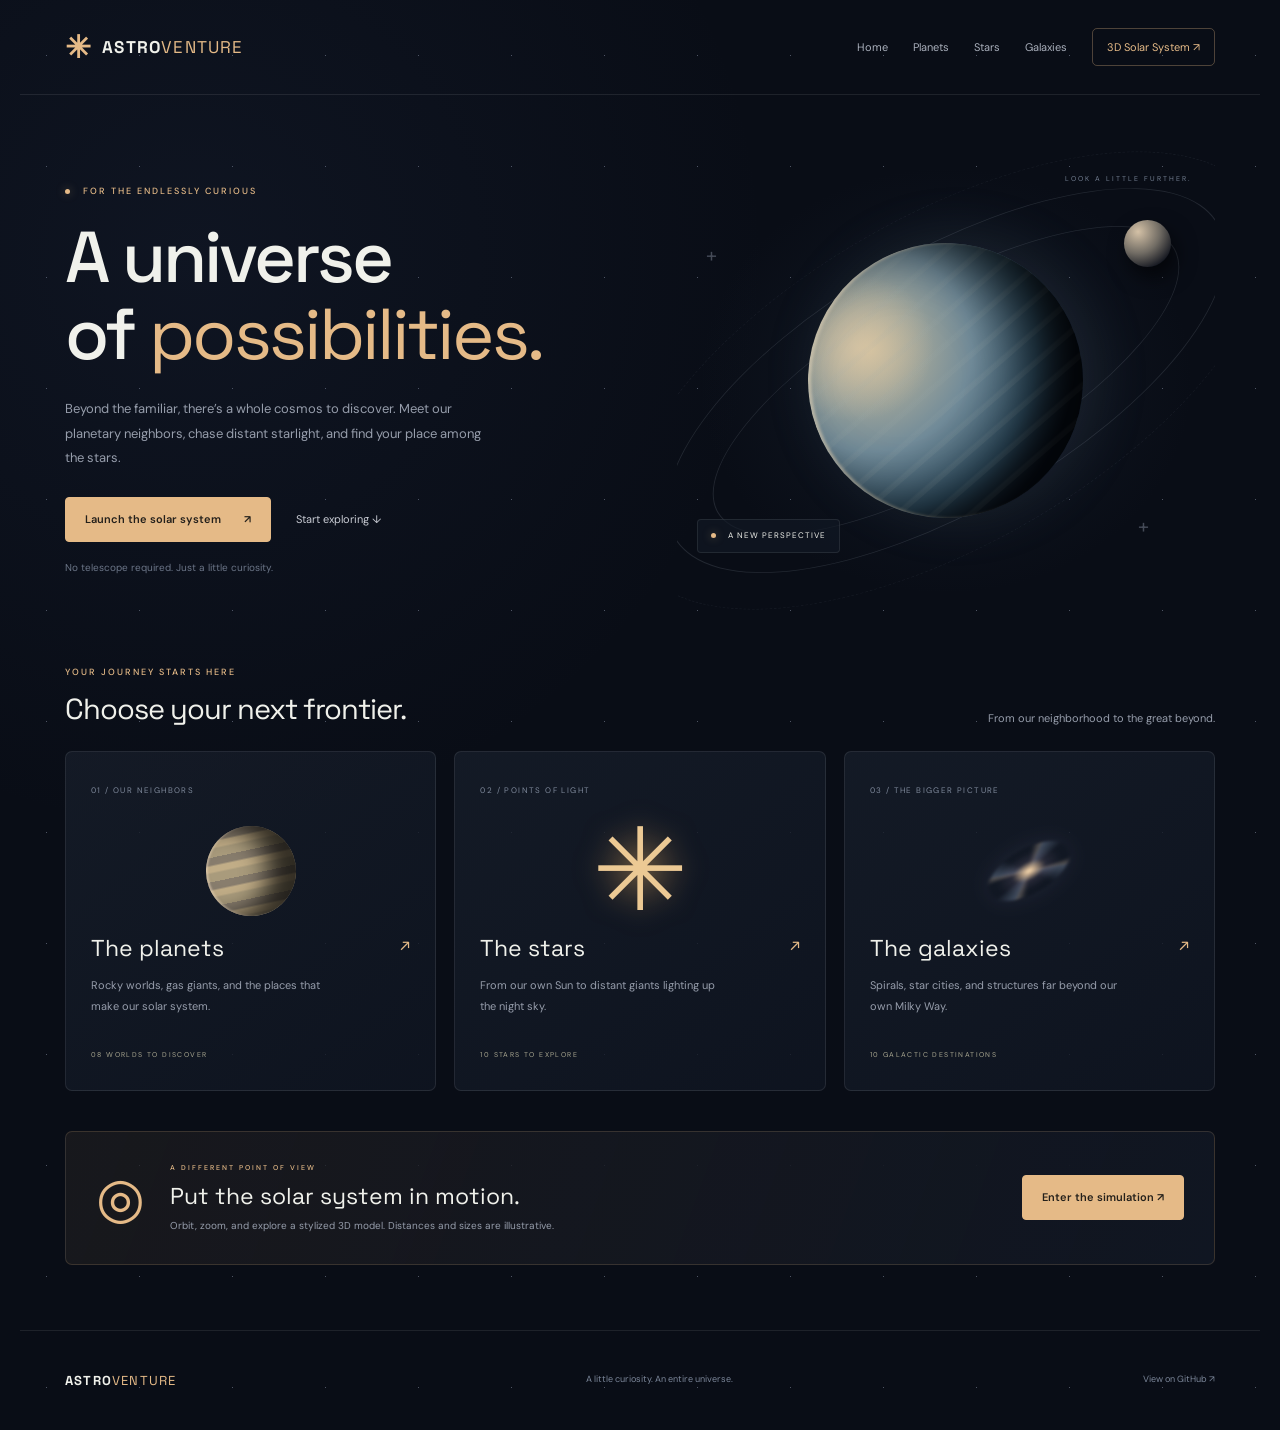
<file: index.html>
<!doctype html><html lang="en"><head><meta charset="utf-8"><meta name="viewport" content="width=device-width,initial-scale=1"><meta name="theme-color" content="#090d16"><meta name="description" content="Discover planets, stars and galaxies, and explore an interactive 3D solar system."><title>Explore the universe · AstroVenture</title><link rel="stylesheet" href="site.css"></head><body><a class="skip" href="#main">Skip to content</a><header class="site-header"><a class="brand" href="./"><span aria-hidden="true">✳</span> ASTRO<span>VENTURE</span></a><nav aria-label="Main navigation"><a href="index.html">Home</a><a href="planets.html">Planets</a><a href="stars.html">Stars</a><a href="galaxies.html">Galaxies</a><a class="nav-sim" href="solarsystem.html">3D Solar System <span aria-hidden="true">↗</span></a></nav></header><main id="main"><section class="home-hero"><div class="hero-copy"><p class="eyebrow"><span class="live-dot"></span> FOR THE ENDLESSLY CURIOUS</p><h1>A universe<br>of <em>possibilities.</em></h1><p class="hero-description">Beyond the familiar, there’s a whole cosmos to discover. Meet our planetary neighbors, chase distant starlight, and find your place among the stars.</p><div class="hero-actions"><a class="primary" href="solarsystem.html">Launch the solar system <span aria-hidden="true">↗</span></a><a class="text-link" href="#discover">Start exploring ↓</a></div><p class="hero-small">No telescope required. Just a little curiosity.</p></div><div class="cosmos-art" role="img" aria-label="Stylized planetary illustration with orbital rings"><div class="orbit orbit-a"></div><div class="orbit orbit-b"></div><div class="orbit orbit-c"></div><div class="hero-planet"></div><span class="moon-art"></span><span class="art-cross cross-one">+</span><span class="art-cross cross-two">+</span><div class="art-label"><span class="live-dot"></span> A NEW PERSPECTIVE</div><p class="art-note">LOOK A LITTLE FURTHER.</p></div></section><section id="discover" class="discover"><div class="section-heading"><div><p class="eyebrow">YOUR JOURNEY STARTS HERE</p><h2>Choose your next frontier.</h2></div><p>From our neighborhood to the great beyond.</p></div><div class="destination-grid"><a class="destination" href="planets.html"><span class="destination-number">01 / OUR NEIGHBORS</span><div class="destination-art mini-planet" aria-hidden="true"></div><h3>The planets <span>↗</span></h3><p>Rocky worlds, gas giants, and the places that make our solar system.</p><span class="destination-meta">08 WORLDS TO DISCOVER</span></a><a class="destination" href="stars.html"><span class="destination-number">02 / POINTS OF LIGHT</span><div class="destination-art mini-star" aria-hidden="true">✳</div><h3>The stars <span>↗</span></h3><p>From our own Sun to distant giants lighting up the night sky.</p><span class="destination-meta">10 STARS TO EXPLORE</span></a><a class="destination" href="galaxies.html"><span class="destination-number">03 / THE BIGGER PICTURE</span><div class="destination-art mini-galaxy" aria-hidden="true"></div><h3>The galaxies <span>↗</span></h3><p>Spirals, star cities, and structures far beyond our own Milky Way.</p><span class="destination-meta">10 GALACTIC DESTINATIONS</span></a></div></section><section class="simulation-callout"><span class="callout-icon" aria-hidden="true">◎</span><div><p class="eyebrow">A DIFFERENT POINT OF VIEW</p><h2>Put the solar system in motion.</h2><p>Orbit, zoom, and explore a stylized 3D model. Distances and sizes are illustrative.</p></div><a class="primary" href="solarsystem.html">Enter the simulation ↗</a></section></main><footer class="site-footer"><a class="brand" href="./">ASTRO<span>VENTURE</span></a><p>A little curiosity. An entire universe.</p><a href="https://github.com/abhishekgb1/Solar-System" target="_blank" rel="noopener noreferrer">View on GitHub ↗</a></footer></body></html>
</file>
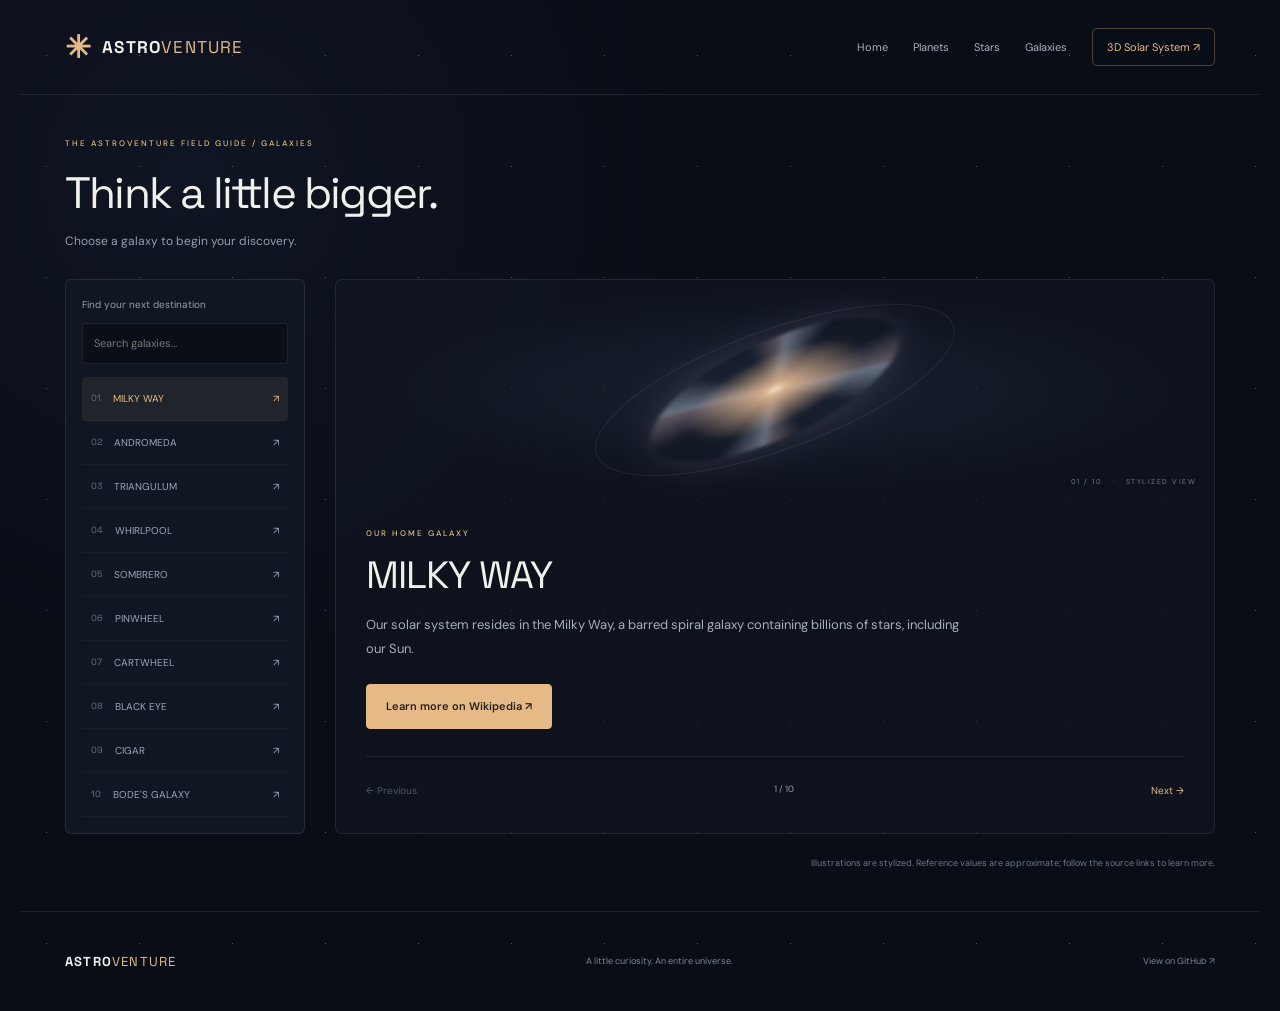
<file: galaxies.html>
<!doctype html><html lang="en"><head><meta charset="utf-8"><meta name="viewport" content="width=device-width,initial-scale=1"><meta name="theme-color" content="#090d16"><meta name="description" content="Explore the galaxies with AstroVenture’s interactive astronomy collection."><title>Galaxies · AstroVenture</title><link rel="stylesheet" href="site.css"></head><body><a class="skip" href="#main">Skip to content</a><header class="site-header"><a class="brand" href="./"><span aria-hidden="true">✳</span> ASTRO<span>VENTURE</span></a><nav aria-label="Main navigation"><a href="index.html">Home</a><a href="planets.html">Planets</a><a href="stars.html">Stars</a><a href="galaxies.html">Galaxies</a><a class="nav-sim" href="solarsystem.html">3D Solar System <span aria-hidden="true">↗</span></a></nav></header><main id="main" class="catalog" data-catalog="galaxies"><section class="catalog-header"><p class="eyebrow">THE ASTROVENTURE FIELD GUIDE / GALAXIES</p><h1>Think a little bigger.</h1><p>Choose a galaxy to begin your discovery.</p></section><div class="catalog-layout"><aside class="object-picker"><label for="object-search">Find your next destination</label><input id="object-search" type="search" placeholder="Search galaxies…"><div id="object-list" aria-label="Choose an object"></div><p id="no-results" hidden>No matches. Try another name.</p></aside><section id="object-details" class="object-details" aria-labelledby="object-name"></section></div><p class="catalog-note">Illustrations are stylized. Reference values are approximate; follow the source links to learn more.</p></main><footer class="site-footer"><a class="brand" href="./">ASTRO<span>VENTURE</span></a><p>A little curiosity. An entire universe.</p><a href="https://github.com/abhishekgb1/Solar-System" target="_blank" rel="noopener noreferrer">View on GitHub ↗</a></footer><script src="catalog-data.js"></script><script src="catalog.js"></script></body></html>
</file>
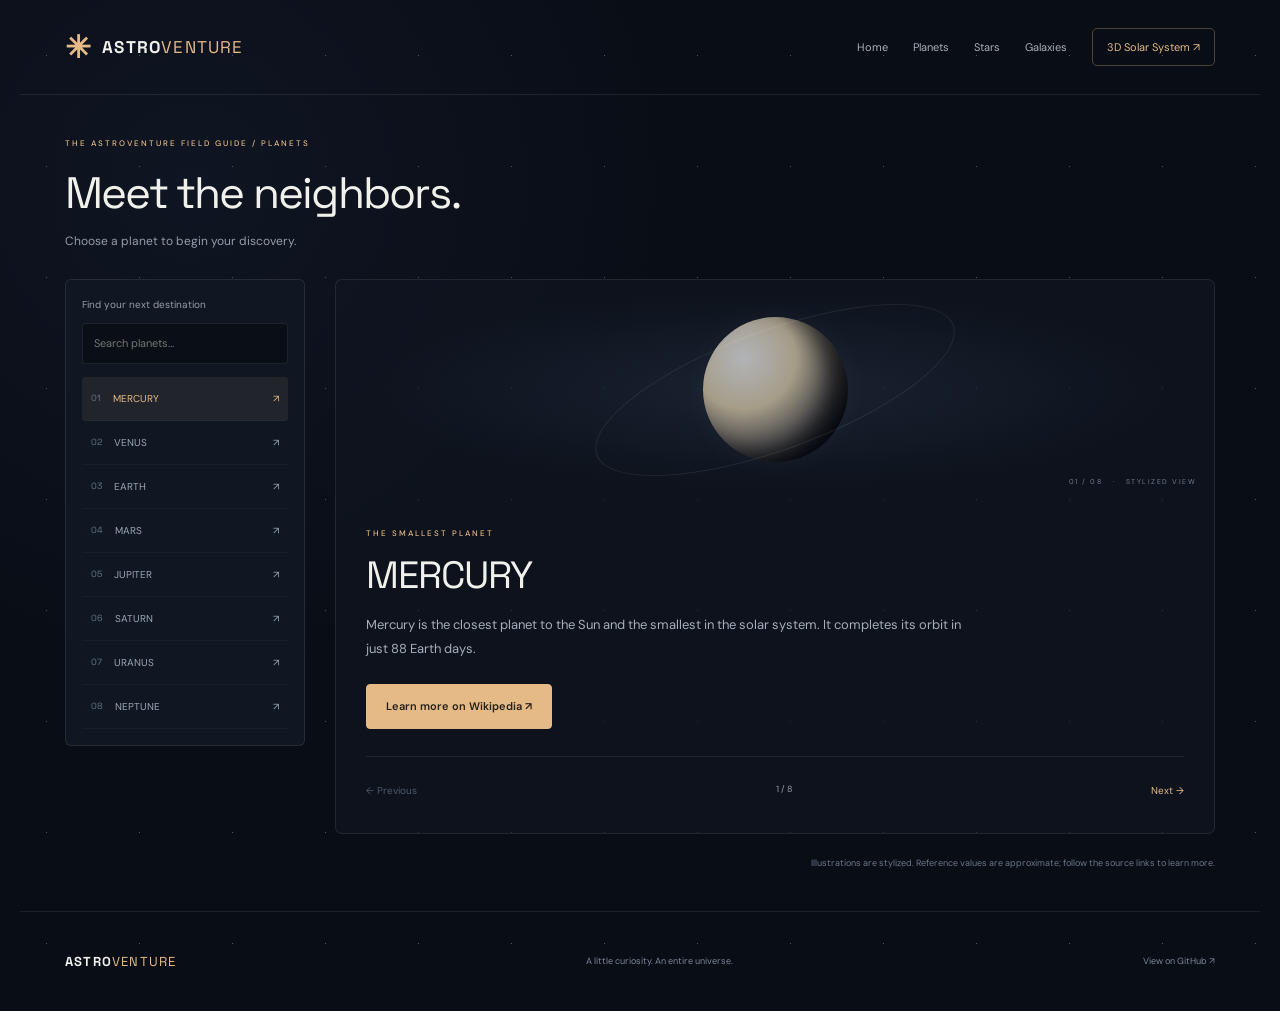
<file: planets.html>
<!doctype html><html lang="en"><head><meta charset="utf-8"><meta name="viewport" content="width=device-width,initial-scale=1"><meta name="theme-color" content="#090d16"><meta name="description" content="Explore the planets with AstroVenture’s interactive astronomy collection."><title>Planets · AstroVenture</title><link rel="stylesheet" href="site.css"></head><body><a class="skip" href="#main">Skip to content</a><header class="site-header"><a class="brand" href="./"><span aria-hidden="true">✳</span> ASTRO<span>VENTURE</span></a><nav aria-label="Main navigation"><a href="index.html">Home</a><a href="planets.html">Planets</a><a href="stars.html">Stars</a><a href="galaxies.html">Galaxies</a><a class="nav-sim" href="solarsystem.html">3D Solar System <span aria-hidden="true">↗</span></a></nav></header><main id="main" class="catalog" data-catalog="planets"><section class="catalog-header"><p class="eyebrow">THE ASTROVENTURE FIELD GUIDE / PLANETS</p><h1>Meet the neighbors.</h1><p>Choose a planet to begin your discovery.</p></section><div class="catalog-layout"><aside class="object-picker"><label for="object-search">Find your next destination</label><input id="object-search" type="search" placeholder="Search planets…"><div id="object-list" aria-label="Choose an object"></div><p id="no-results" hidden>No matches. Try another name.</p></aside><section id="object-details" class="object-details" aria-labelledby="object-name"></section></div><p class="catalog-note">Illustrations are stylized. Reference values are approximate; follow the source links to learn more.</p></main><footer class="site-footer"><a class="brand" href="./">ASTRO<span>VENTURE</span></a><p>A little curiosity. An entire universe.</p><a href="https://github.com/abhishekgb1/Solar-System" target="_blank" rel="noopener noreferrer">View on GitHub ↗</a></footer><script src="catalog-data.js"></script><script src="catalog.js"></script></body></html>
</file>
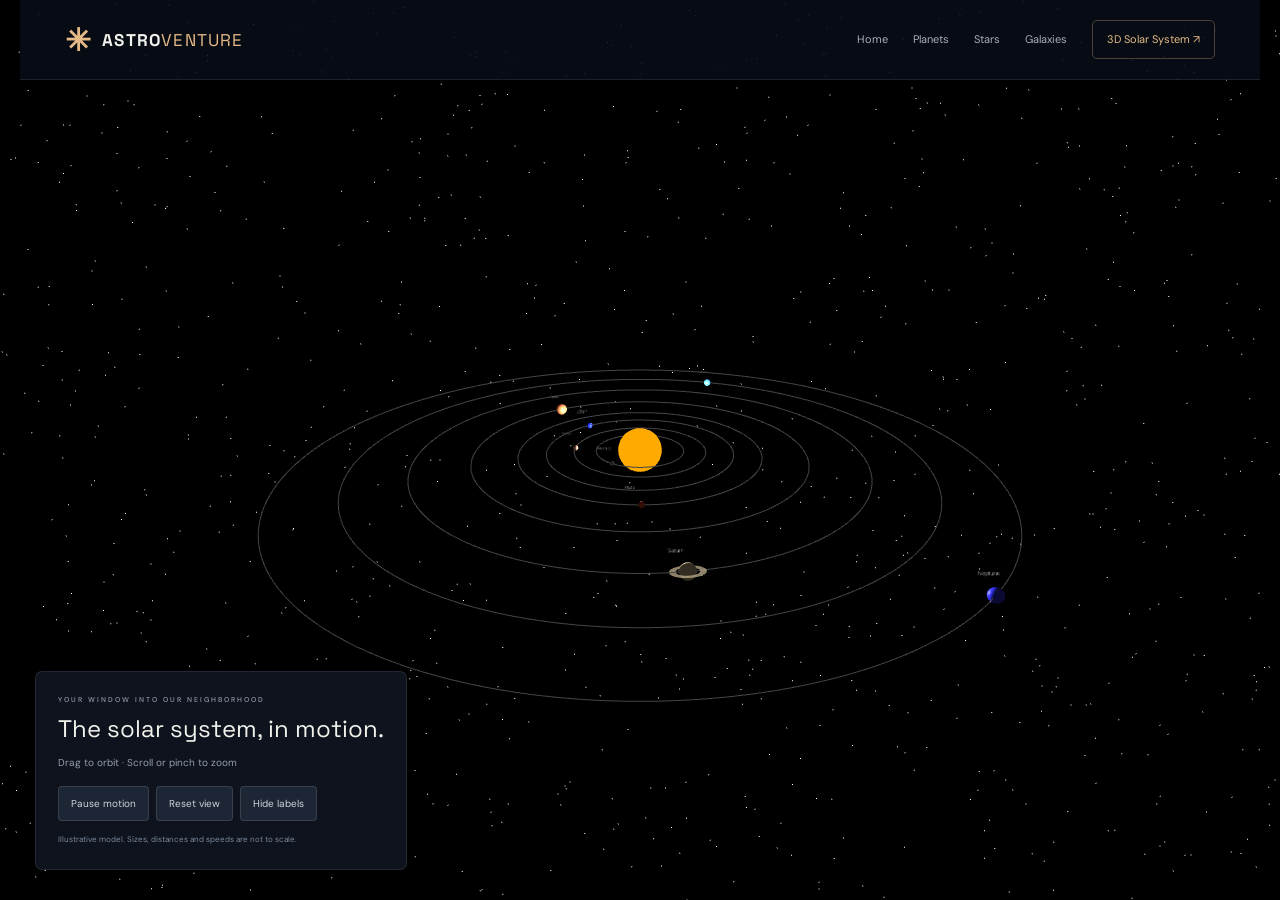
<file: solarsystem.html>
<!doctype html><html lang="en"><head><meta charset="utf-8"><meta name="viewport" content="width=device-width,initial-scale=1"><meta name="theme-color" content="#090d16"><meta name="description" content="Explore an interactive, stylized 3D solar system with orbit, zoom, pause and reset controls."><title>3D Solar System · AstroVenture</title><link rel="stylesheet" href="site.css"></head><body class="simulation-page"><a class="skip" href="#main">Skip to content</a><header class="site-header"><a class="brand" href="./"><span aria-hidden="true">✳</span> ASTRO<span>VENTURE</span></a><nav aria-label="Main navigation"><a href="index.html">Home</a><a href="planets.html">Planets</a><a href="stars.html">Stars</a><a href="galaxies.html">Galaxies</a><a class="nav-sim" href="solarsystem.html">3D Solar System <span aria-hidden="true">↗</span></a></nav></header><main id="main"><section class="simulation-panel"><p class="eyebrow">YOUR WINDOW INTO OUR NEIGHBORHOOD</p><h1>The solar system, in motion.</h1><p>Drag to orbit · Scroll or pinch to zoom</p><div class="simulation-buttons"><button id="toggle-motion" aria-pressed="false">Pause motion</button><button id="reset-view">Reset view</button><button id="toggle-labels" aria-pressed="true">Hide labels</button></div><p class="simulation-note">Illustrative model. Sizes, distances and speeds are not to scale.</p></section><div id="simulation-error" role="status" hidden><h2>The 3D view couldn’t start.</h2><p>This view needs a browser with WebGL enabled. You can still explore the <a href="planets.html">planet field guide ↗</a>.</p></div><noscript><p class="simulation-panel">Enable JavaScript to use the 3D viewer. <a href="planets.html">Explore planets</a>.</p></noscript></main><script src="vendor/three.min.js"></script><script src="vendor/OrbitControls.js"></script><script src="simulation.js"></script></body></html>
</file>
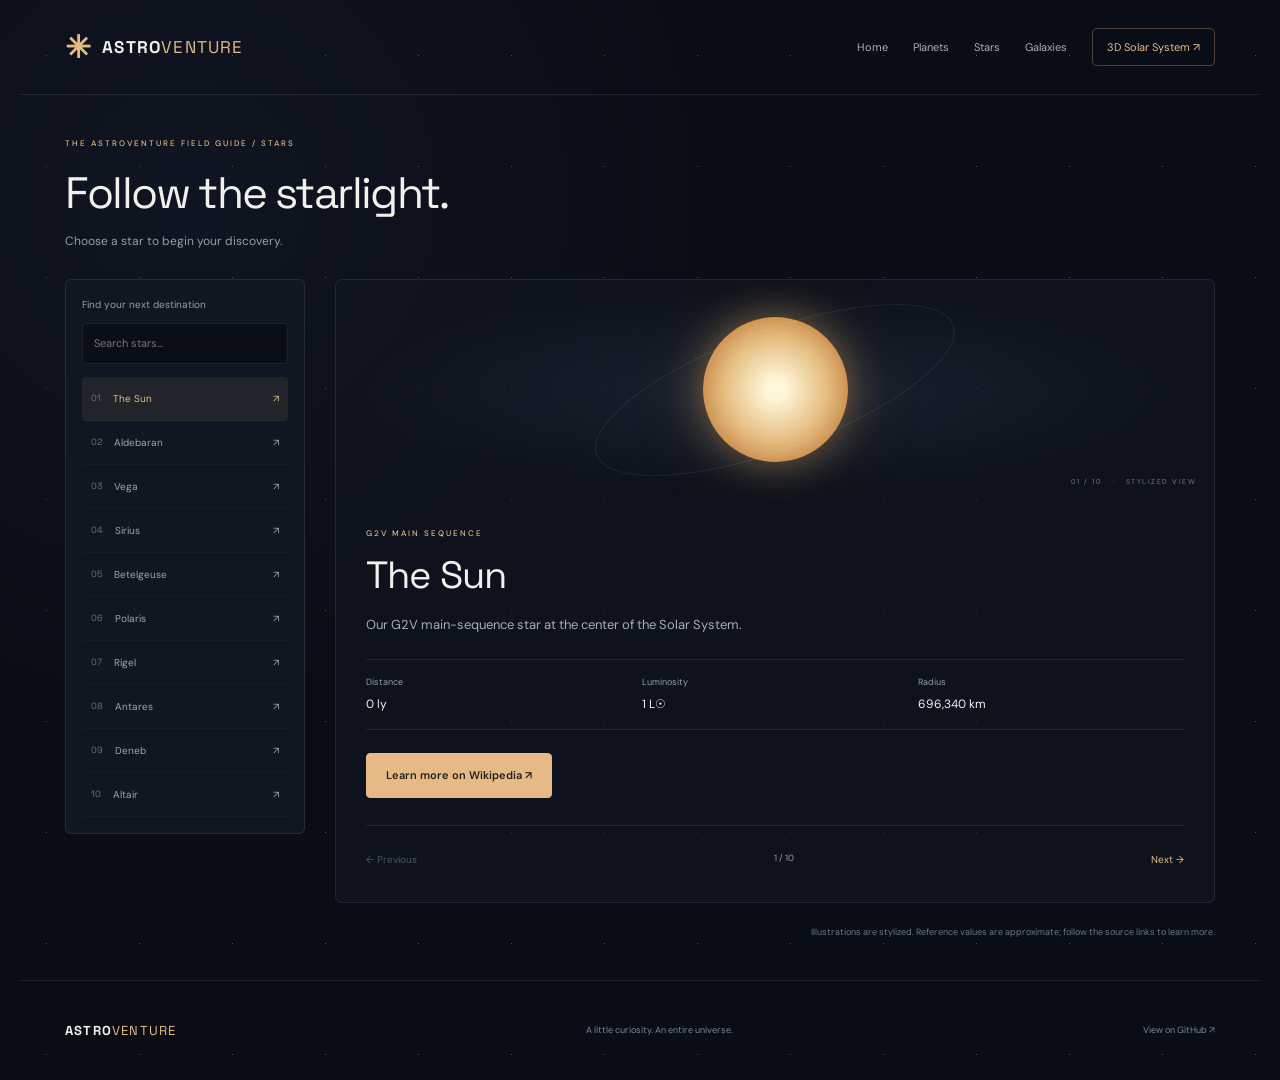
<file: stars.html>
<!doctype html><html lang="en"><head><meta charset="utf-8"><meta name="viewport" content="width=device-width,initial-scale=1"><meta name="theme-color" content="#090d16"><meta name="description" content="Explore the stars with AstroVenture’s interactive astronomy collection."><title>Stars · AstroVenture</title><link rel="stylesheet" href="site.css"></head><body><a class="skip" href="#main">Skip to content</a><header class="site-header"><a class="brand" href="./"><span aria-hidden="true">✳</span> ASTRO<span>VENTURE</span></a><nav aria-label="Main navigation"><a href="index.html">Home</a><a href="planets.html">Planets</a><a href="stars.html">Stars</a><a href="galaxies.html">Galaxies</a><a class="nav-sim" href="solarsystem.html">3D Solar System <span aria-hidden="true">↗</span></a></nav></header><main id="main" class="catalog" data-catalog="stars"><section class="catalog-header"><p class="eyebrow">THE ASTROVENTURE FIELD GUIDE / STARS</p><h1>Follow the starlight.</h1><p>Choose a star to begin your discovery.</p></section><div class="catalog-layout"><aside class="object-picker"><label for="object-search">Find your next destination</label><input id="object-search" type="search" placeholder="Search stars…"><div id="object-list" aria-label="Choose an object"></div><p id="no-results" hidden>No matches. Try another name.</p></aside><section id="object-details" class="object-details" aria-labelledby="object-name"></section></div><p class="catalog-note">Illustrations are stylized. Reference values are approximate; follow the source links to learn more.</p></main><footer class="site-footer"><a class="brand" href="./">ASTRO<span>VENTURE</span></a><p>A little curiosity. An entire universe.</p><a href="https://github.com/abhishekgb1/Solar-System" target="_blank" rel="noopener noreferrer">View on GitHub ↗</a></footer><script src="catalog-data.js"></script><script src="catalog.js"></script></body></html>
</file>
<file: site.css>
@import url('https://fonts.googleapis.com/css2?family=DM+Sans:wght@400;500;600;700&family=Space+Grotesk:wght@400;500;600;700&display=swap');
:root{--bg:#090d16;--panel:#111722;--ink:#f0f1eb;--muted:#969dab;--line:#ffffff16;--accent:#e5ba87;--sans:'DM Sans',Arial,sans-serif;--display:'Space Grotesk',Arial,sans-serif}*{box-sizing:border-box}html{scroll-behavior:smooth;scroll-padding-top:30px}body{margin:0;background:var(--bg);color:var(--ink);font:14px/1.7 var(--sans);background-image:radial-gradient(circle at 15% 18%,#384b7520,transparent 36%),radial-gradient(#dce5ff55 .6px,transparent .6px);background-size:auto,93px 111px}a{color:inherit;text-decoration:none}button,input{font:inherit}button{cursor:pointer}button:focus-visible,a:focus-visible,input:focus-visible{outline:2px solid var(--accent);outline-offset:5px}main,.site-header,.site-footer{max-width:1240px;margin:auto;padding-left:45px;padding-right:45px}.site-header{min-height:95px;border-bottom:1px solid var(--line);display:flex;align-items:center;justify-content:space-between;gap:30px}.brand{display:inline-flex;align-items:center;font:700 17px var(--display);letter-spacing:1.2px;white-space:nowrap}.brand>span:first-child:not(:last-child){font-size:31px;color:var(--accent);margin-right:10px}.brand>span:last-child{color:var(--accent);font-weight:400}.site-header nav{display:flex;gap:25px;align-items:center;font-size:11px}.site-header nav a{color:#a9afbb}.site-header nav a:hover{color:white}.site-header nav .nav-sim{border:1px solid #e5ba8750;color:var(--accent);padding:9px 14px;border-radius:5px}.home-hero{display:grid;grid-template-columns:1.1fr 1fr;align-items:center;min-height:570px;gap:20px}.eyebrow{font-size:9px;letter-spacing:2px;font-weight:500;color:var(--accent);margin:0 0 20px;text-transform:uppercase}.live-dot{display:inline-block;width:5px;height:5px;vertical-align:middle;background:var(--accent);border-radius:50%;box-shadow:0 0 10px #e5ba8770;margin-right:9px}h1,h2,h3,p{margin-top:0}.hero-copy h1{font:500 clamp(46px,5.9vw,72px)/1.06 var(--display);letter-spacing:-3px;margin:0 0 25px}.hero-copy h1 em{color:var(--accent);font-weight:400;font-style:normal}.hero-description{font-size:13px;color:var(--muted);max-width:420px;line-height:1.9;margin-bottom:26px}.hero-actions{display:flex;align-items:center;gap:25px}.primary{display:inline-flex;align-items:center;justify-content:center;gap:23px;background:var(--accent);border:1px solid var(--accent);color:#24201b;font-size:11px;font-weight:600;border-radius:4px;padding:12px 19px;transition:background .2s,transform .2s}.primary:hover{background:#f5cfa4;transform:translateY(-2px)}.text-link{font-size:11px;color:#c9ccd4}.hero-small{font-size:10px;color:#6c7688;margin:17px 0 0}.cosmos-art{height:465px;position:relative;overflow:hidden;display:flex;align-items:center;justify-content:center;background:radial-gradient(ellipse,#32465b30,transparent 65%)}.hero-planet{width:275px;height:275px;position:relative;border-radius:50%;background:radial-gradient(ellipse at 24% 28%,#e6cdaa80,transparent 26%),repeating-linear-gradient(-21deg,transparent 0 9px,#97a5a422 10px 14px,transparent 16px 24px),radial-gradient(circle at 28% 30%,#c8bb9a,#718b99 37%,#2f4e62 60%,#0a1423 75%);box-shadow:inset -42px -20px 60px #000c,inset 3px 1px 3px #e4d6bcaa,12px 0 60px #7f9bb422;transform:rotate(-20deg)}.orbit{position:absolute;inset:90px 5px;border:1px solid #a6b1c229;border-radius:50%;transform:rotate(-30deg) scaleY(.65)}.orbit-b{inset:35px -45px;transform:rotate(-30deg) scaleY(.65)}.orbit-c{inset:-20px -90px;transform:rotate(-30deg) scaleY(.65);border-style:dashed;border-color:#a6b1c216}.moon-art{position:absolute;right:44px;top:72px;width:47px;height:47px;border-radius:50%;background:radial-gradient(circle at 30% 25%,#d4c1a6,#716c64 45%,#141720 80%);box-shadow:5px 10px 20px #0009}.art-cross{position:absolute;color:#9ea8b866;font-size:20px}.cross-one{left:29px;top:90px}.cross-two{right:66px;bottom:70px}.art-label{position:absolute;bottom:60px;left:20px;border:1px solid var(--line);background:#111925aa;padding:9px 13px;border-radius:4px;font-size:8px;letter-spacing:1px}.art-note{position:absolute;right:24px;top:25px;font-size:7px;letter-spacing:2px;color:#737e90}.section-heading{display:flex;align-items:end;justify-content:space-between;margin-bottom:24px;gap:25px}.section-heading .eyebrow{margin-bottom:10px}.section-heading h2{font:400 29px var(--display);letter-spacing:-1px;margin:0}.section-heading>p{font-size:11px;color:var(--muted);margin:0}.destination-grid{display:grid;grid-template-columns:repeat(3,1fr);gap:18px}.destination{display:block;position:relative;padding:25px;background:linear-gradient(145deg,#171e2acc,#101622cc);border:1px solid var(--line);border-radius:7px;overflow:hidden;transition:border-color .2s,transform .2s}.destination:hover{border-color:#e5ba8760;transform:translateY(-4px)}.destination-number{font-size:8px;color:#7f899b;letter-spacing:1.4px}.destination-art{height:90px;margin:25px auto 17px;width:90px}.mini-planet{border-radius:50%;background:repeating-linear-gradient(8deg,#a99b7c 0 8px,#c1ad87 10px 15px,#887d6d 17px 24px);box-shadow:inset -26px -8px 24px #000b,inset 2px 0 2px #e6d2b799;transform:rotate(-20deg)}.mini-star{display:flex;align-items:center;justify-content:center;font-size:115px;line-height:1;color:#ecc994;text-shadow:0 0 27px #e4aa6099}.mini-galaxy{border-radius:50%;background:radial-gradient(ellipse,#ffe6be 0,#e2c29b 5%,#7d6d8733 28%,transparent 55%),repeating-conic-gradient(from 35deg,#798ca777 0deg,transparent 35deg 75deg,#d2bda666 90deg);transform:rotate(-30deg) scaleY(.5);filter:blur(2px);box-shadow:0 0 30px #807ba822}.destination h3{font:400 23px var(--display);display:flex;justify-content:space-between;margin:12px 0}.destination h3 span{font-size:17px;color:var(--accent)}.destination p{font-size:11px;color:var(--muted);line-height:1.9;max-width:250px;margin-bottom:24px}.destination-meta{font-size:7px;letter-spacing:1.4px;color:#a7a58f}.simulation-callout{display:flex;align-items:center;gap:25px;border:1px solid #e5ba872a;background:linear-gradient(110deg,#201e20aa,#101622);border-radius:7px;padding:30px;margin:40px 0 65px}.callout-icon{font-size:56px;color:var(--accent);line-height:1}.simulation-callout>div{flex:1}.simulation-callout .eyebrow{font-size:7px;margin-bottom:7px}.simulation-callout h2{font:400 23px var(--display);margin:0 0 6px}.simulation-callout p:last-child{font-size:10px;color:var(--muted);margin:0}.site-footer{min-height:100px;border-top:1px solid var(--line);display:flex;align-items:center;justify-content:space-between;gap:20px}.site-footer .brand{font-size:13px}.site-footer p,.site-footer>a:last-child{font-size:9px;color:#7c879a;margin:0}.catalog{padding-top:42px;padding-bottom:40px}.catalog-header .eyebrow{font-size:8px;margin-bottom:14px}.catalog-header h1{font:400 44px var(--display);letter-spacing:-1.8px;margin:0 0 10px}.catalog-header>p:last-child{color:var(--muted);font-size:12px}.catalog-layout{display:grid;grid-template-columns:240px 1fr;gap:30px;margin-top:28px}.object-picker{background:var(--panel);border:1px solid var(--line);border-radius:6px;padding:16px;align-self:start}.object-picker>label{font-size:10px;color:var(--muted);display:block;margin-bottom:10px}.object-picker input{width:100%;padding:10px 11px;background:#090e17;border:1px solid var(--line);color:var(--ink);border-radius:4px;font-size:11px;margin-bottom:13px;min-width:0}.object-button{display:flex;align-items:center;gap:12px;width:100%;text-align:left;padding:13px 9px;border:0;border-bottom:1px solid #ffffff08;background:transparent;color:#9ba5b6;font-size:10px}.object-button>span:first-child{color:#657286;font:9px var(--display)}.object-button>span:last-child{margin-left:auto}.object-button[aria-pressed=true]{background:#e5ba8714;color:var(--accent);border-radius:4px}.object-button:hover{background:#ffffff08}.object-details{min-width:0;border:1px solid var(--line);border-radius:7px;overflow:hidden;background:#11172288}.object-visual{height:220px;background:radial-gradient(ellipse,#35435c55,transparent 65%);position:relative;overflow:hidden;display:flex;align-items:center;justify-content:center}.object-sphere{height:145px;width:145px;border-radius:50%;background:radial-gradient(circle at 28% 28%,#ffffffaa,var(--object-color) 35%,#0a1021 80%);box-shadow:inset -20px -10px 20px #0008,0 0 40px #ffffff09}.object-orbit{position:absolute;width:380px;height:120px;border:1px solid #ffffff15;border-radius:50%;transform:rotate(-20deg)}.star-visual .object-sphere{background:radial-gradient(circle,#fff5d7 10%,#e5bd81 50%,#cb8d4b 74%,#c6884055 75%,transparent 76%);box-shadow:0 0 40px #e6b26a77,0 0 90px #d18b4122}.galaxy-visual .object-sphere{height:175px;width:270px;border-radius:50%;background:radial-gradient(ellipse,#fff2d7 0,#d7b08e 6%,transparent 50%),repeating-conic-gradient(from 20deg,#b3bed28a 0deg,transparent 30deg 65deg,#b79da377 90deg);transform:rotate(-25deg) scaleY(.55);filter:blur(3px);box-shadow:0 0 50px #a897c433}.visual-caption{position:absolute;bottom:12px;right:18px;font-size:7px;letter-spacing:1.5px;color:#727e90}.object-copy{padding:27px 30px}.object-copy .eyebrow{font-size:8px;margin-bottom:10px}.object-copy h2{font:400 38px var(--display);letter-spacing:-1px;margin:0 0 14px}.object-description{font-size:13px;line-height:1.9;color:#a6aebb;max-width:600px;margin-bottom:22px}.object-pagination{display:flex;align-items:center;justify-content:space-between;border-top:1px solid var(--line);margin-top:27px;padding-top:18px}.object-pagination button{border:0;background:none;color:var(--accent);font-size:10px;padding:7px 0}.object-pagination button:disabled{color:#4d596b;cursor:default}.object-pagination>span{font-size:9px;color:var(--muted)}.object-facts{display:grid;grid-template-columns:repeat(3,1fr);border-top:1px solid var(--line);border-bottom:1px solid var(--line);padding:15px 0;margin-bottom:23px;gap:10px}.object-facts dt{font-size:9px;color:var(--muted)}.object-facts dd{font-size:12px;margin:3px 0 0}.catalog-note{font-size:9px;color:#6c788b;margin:22px 0 0;text-align:right}#no-results{font-size:11px;color:var(--muted)}.skip{position:absolute;top:-80px;left:15px;z-index:100;padding:10px;background:var(--accent);color:#111}.skip:focus{top:10px}[hidden]{display:none!important}.simulation-page{height:100dvh;overflow:hidden}.simulation-page .site-header{position:relative;z-index:10;background:#090d16dd;min-height:80px}.simulation-page canvas{position:fixed;inset:0;width:100%!important;height:100%!important;touch-action:none}.simulation-panel{position:absolute;z-index:5;left:35px;bottom:30px;background:#111722dd;border:1px solid var(--line);border-radius:7px;padding:22px;max-width:420px;backdrop-filter:blur(12px)}.simulation-panel h1{font:400 24px var(--display);margin-bottom:10px}.simulation-panel .eyebrow{font-size:7px;margin-bottom:8px}.simulation-panel p{font-size:10px;color:var(--muted);margin:0 0 15px}.simulation-buttons{display:flex;gap:7px;flex-wrap:wrap}.simulation-buttons button{border:1px solid #ffffff20;background:#1c2635;color:#cdd4de;border-radius:4px;padding:8px 12px;font-size:10px}.simulation-note{font-size:8px!important;margin:12px 0 0!important;color:#7c899b!important}#simulation-error{position:absolute;z-index:4;top:35%;left:10%;right:10%;max-width:650px;margin:auto;text-align:center;background:#171f2d;padding:25px;border-radius:7px;font-size:14px}@media(max-width:950px){.site-header{flex-direction:column;align-items:start;justify-content:center;gap:15px;padding-top:20px;padding-bottom:20px}.site-header nav{gap:24px}.home-hero{min-height:510px}.cosmos-art{height:360px}.hero-planet{width:220px;height:220px}.hero-copy h1{font-size:55px}.hero-actions{gap:14px}.hero-actions .primary{padding:11px 13px;font-size:10px}.catalog-layout{grid-template-columns:200px 1fr;gap:20px}.object-copy{padding:24px}.site-header,.site-footer,main{padding-left:28px;padding-right:28px}}@media(max-width:650px){main,.site-header,.site-footer{padding-left:20px;padding-right:20px}.site-header{gap:14px;padding-top:18px;padding-bottom:18px}.brand{font-size:15px}.site-header nav{gap:17px;flex-wrap:wrap;font-size:10px;row-gap:12px}.site-header nav .nav-sim{padding:5px 8px}.home-hero{grid-template-columns:1fr;min-height:0;padding-top:42px;gap:10px}.hero-copy h1{font-size:53px;letter-spacing:-2.5px}.hero-description{font-size:12px;max-width:340px}.hero-copy .eyebrow{font-size:8px}.hero-actions{gap:20px}.hero-small{font-size:9px}.cosmos-art{height:330px}.hero-planet{width:215px;height:215px}.moon-art{right:30px;top:42px;width:38px;height:38px}.art-label{bottom:35px;left:5px}.art-note{font-size:6px;right:0}.section-heading{display:block}.section-heading h2{font-size:25px}.section-heading>p{margin-top:12px;font-size:10px}.destination-grid{grid-template-columns:1fr}.destination{padding:24px}.destination-art{margin:20px auto}.destination p{max-width:none}.destination h3{font-size:25px}.simulation-callout{flex-wrap:wrap;padding:24px;gap:15px;margin-bottom:40px}.simulation-callout>div{min-width:200px}.simulation-callout h2{font-size:21px}.callout-icon{font-size:38px}.simulation-callout .primary{width:100%}.site-footer{flex-wrap:wrap;gap:15px;padding-top:24px;padding-bottom:24px;min-height:100px}.site-footer p{width:100%;order:3}.catalog{padding-top:30px}.catalog-header h1{font-size:34px}.catalog-layout{grid-template-columns:1fr;gap:20px}.object-picker{padding:15px}#object-list{display:flex;overflow-x:auto;gap:7px;padding-bottom:7px}.object-button{width:auto;flex:none;padding:10px 12px;border:1px solid var(--line);border-radius:4px;gap:9px}.object-button>span:last-child{display:none}.object-visual{height:200px}.object-copy{padding:24px}.object-copy h2{font-size:30px}.object-description{font-size:12px}.object-facts{grid-template-columns:1fr 1fr}.catalog-note{text-align:left}.simulation-page .site-header{min-height:120px}.simulation-panel{left:15px;right:15px;bottom:15px;max-width:none;padding:16px}.simulation-panel h1{font-size:21px}.simulation-panel p{font-size:9px}.simulation-panel .eyebrow{font-size:6px}.simulation-buttons button{font-size:9px;padding:7px 10px}}@media(prefers-reduced-motion:reduce){html{scroll-behavior:auto}*,*::before,*::after{animation:none!important;transition:none!important}}
</file>
